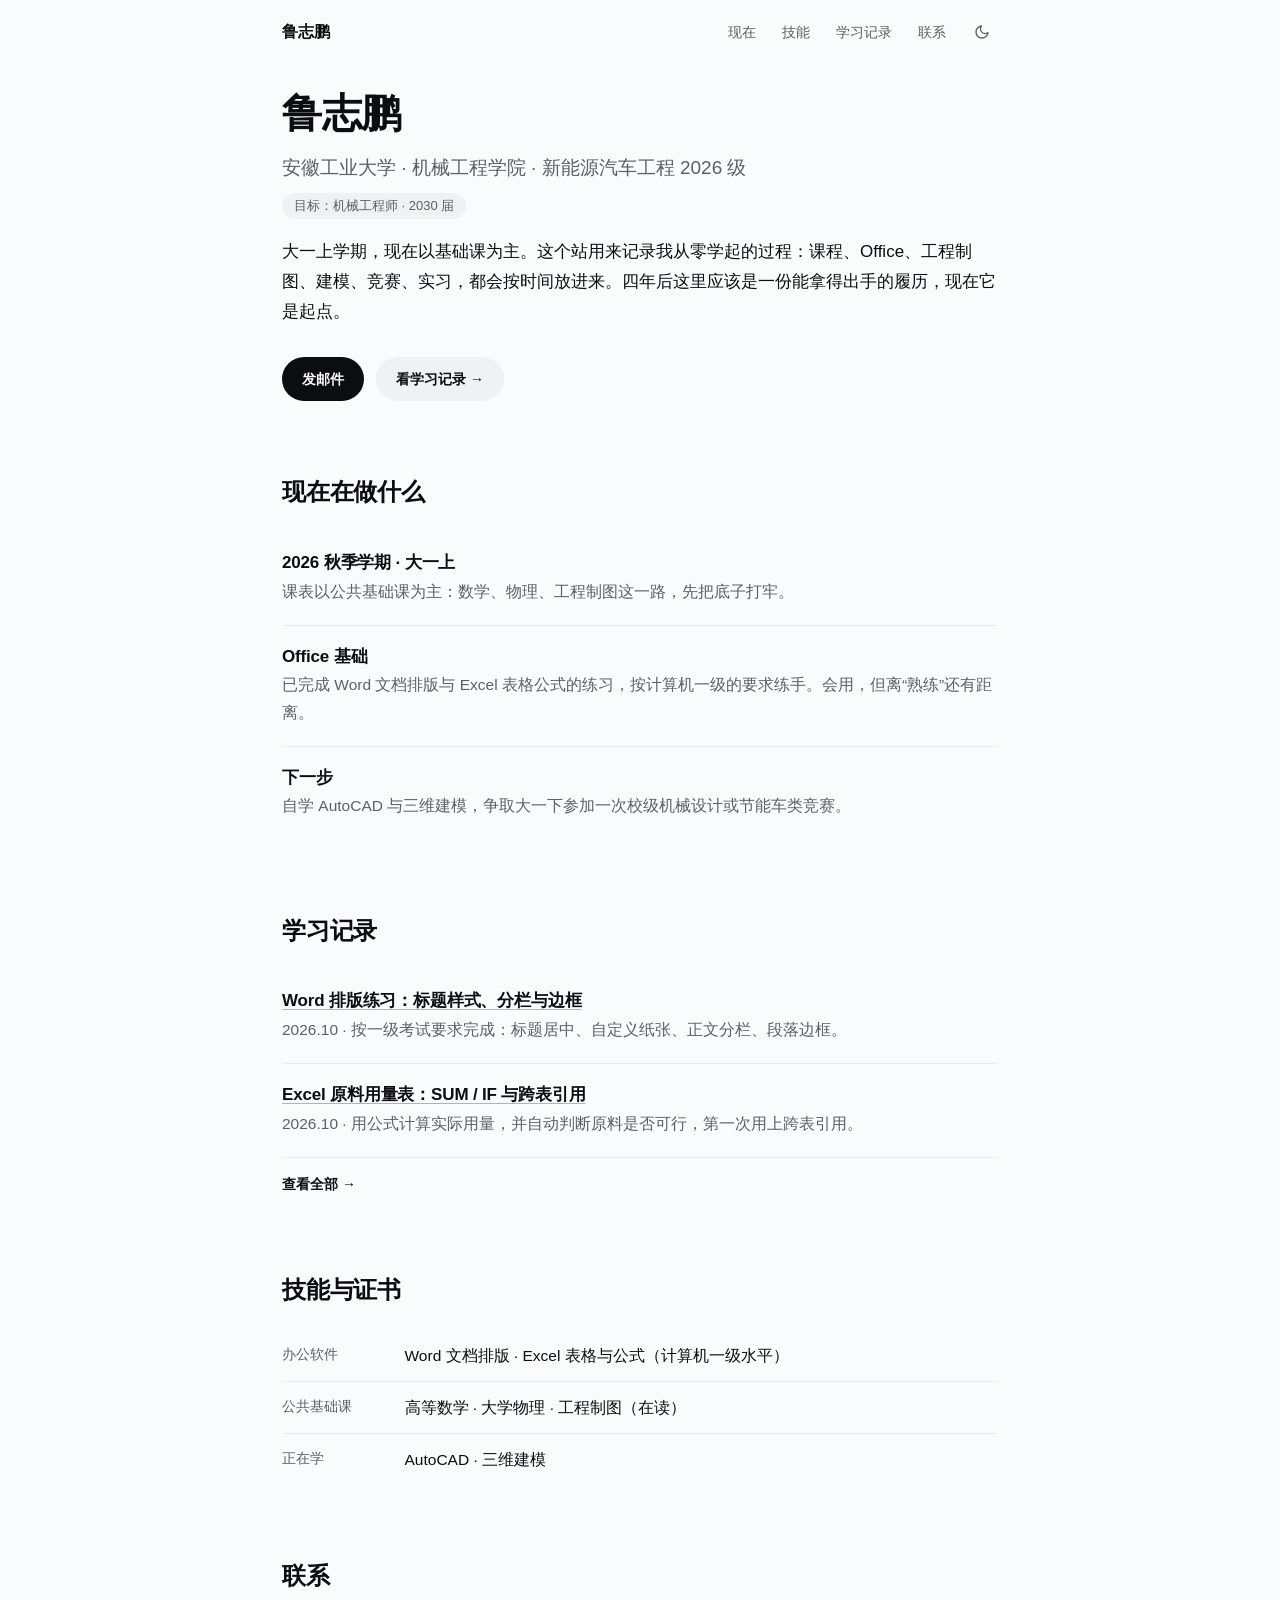
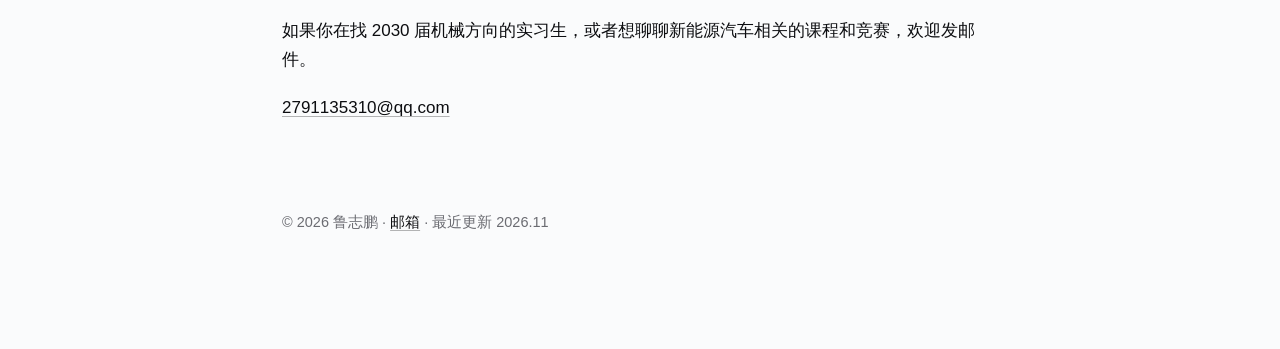
<file: index.html>
<!DOCTYPE html>
<html lang="zh-CN">
<head>
  <meta charset="UTF-8">
  <meta name="viewport" content="width=device-width, initial-scale=1.0">
  <meta name="description" content="鲁志鹏，安徽工业大学机械工程学院新能源汽车工程专业 2026 级学生，目标机械工程师（2030 届）。记录课程、Office、建模与竞赛的学习过程。">
  <meta property="og:title" content="鲁志鹏 · 新能源汽车工程 · 2026 级">
  <meta property="og:description" content="安徽工业大学机械工程学院在读，目标机械工程师。这里记录我从大一开始的学习与项目。">
  <meta property="og:type" content="profile">
  <meta property="og:image" content="og.png">
  <meta name="twitter:card" content="summary_large_image">
  <title>鲁志鹏 · 新能源汽车工程 2026 级 · 目标机械工程师</title>
  <link rel="icon" href="data:image/svg+xml,<svg xmlns='http://www.w3.org/2000/svg' viewBox='0 0 100 100'><rect width='100' height='100' rx='20' fill='%230c0d10'/><text x='50' y='72' font-size='52' text-anchor='middle' fill='%23fafbfc' font-family='PingFang SC'>鲁</text></svg>">
  <link rel="stylesheet" href="site.css">
  <script src="nav.js" data-root="." defer></script>
</head>
<body>
  <main class="site">

    <!-- ① Hero：三行内说清 你是谁 / 你能干嘛 / 怎么找你 -->
    <section id="hero">
      <h1>鲁志鹏</h1>
      <p class="role-line">安徽工业大学 · 机械工程学院 · 新能源汽车工程 2026 级</p>
      <p class="small"><span class="status">目标：机械工程师 · 2030 届</span></p>
      <p>大一上学期，现在以基础课为主。这个站用来记录我从零学起的过程：课程、Office、工程制图、建模、竞赛、实习，都会按时间放进来。四年后这里应该是一份能拿得出手的履历，现在它是起点。</p>

      <div class="contact-row">
        <a class="contact-btn contact-btn--dark" href="mailto:2791135310@qq.com">发邮件</a>
        <a class="contact-btn contact-btn--light" href="log/index.html">看学习记录 →</a>
      </div>
    </section>

    <!-- ② 现在在做什么 -->
    <section id="now">
      <h2>现在在做什么</h2>
      <div class="rowitem">
        <h3>2026 秋季学期 · 大一上</h3>
        <p>课表以公共基础课为主：数学、物理、工程制图这一路，先把底子打牢。</p>
      </div>
      <div class="rowitem">
        <h3>Office 基础</h3>
        <p>已完成 Word 文档排版与 Excel 表格公式的练习，按计算机一级的要求练手。会用，但离“熟练”还有距离。</p>
      </div>
      <div class="rowitem">
        <h3>下一步</h3>
        <p>自学 AutoCAD 与三维建模，争取大一下参加一次校级机械设计或节能车类竞赛。</p>
      </div>
    </section>

    <!-- ③ 学习记录：teaser 两条 + 更多 -->
    <section id="log">
      <h2>学习记录</h2>
      <div class="rowitem">
        <h3><a href="log/index.html">Word 排版练习：标题样式、分栏与边框</a></h3>
        <p>2026.10 · 按一级考试要求完成：标题居中、自定义纸张、正文分栏、段落边框。</p>
      </div>
      <div class="rowitem">
        <h3><a href="log/index.html">Excel 原料用量表：SUM / IF 与跨表引用</a></h3>
        <p>2026.10 · 用公式计算实际用量，并自动判断原料是否可行，第一次用上跨表引用。</p>
      </div>
      <a class="more-link" href="log/index.html">查看全部 →</a>
    </section>

    <!-- ④ 技能与证书 -->
    <section id="skills">
      <h2>技能与证书</h2>
      <div class="skillrow"><div class="cat">办公软件</div><div class="items">Word 文档排版 · Excel 表格与公式（计算机一级水平）</div></div>
      <div class="skillrow"><div class="cat">公共基础课</div><div class="items">高等数学 · 大学物理 · 工程制图（在读）</div></div>
      <div class="skillrow"><div class="cat">正在学</div><div class="items">AutoCAD · 三维建模</div></div>
    </section>

    <!-- ⑤ 联系 -->
    <section id="contact">
      <h2>联系</h2>
      <p>如果你在找 2030 届机械方向的实习生，或者想聊聊新能源汽车相关的课程和竞赛，欢迎发邮件。</p>
      <p><a href="mailto:2791135310@qq.com">2791135310@qq.com</a></p>
    </section>

    <footer class="site-footer">
      <p class="small">© <span id="year">2026</span> 鲁志鹏 · <a href="mailto:2791135310@qq.com">邮箱</a> · 最近更新 2026.11</p>
    </footer>

  </main>
  <script>document.getElementById('year').textContent = new Date().getFullYear();</script>
</body>
</html>
</file>
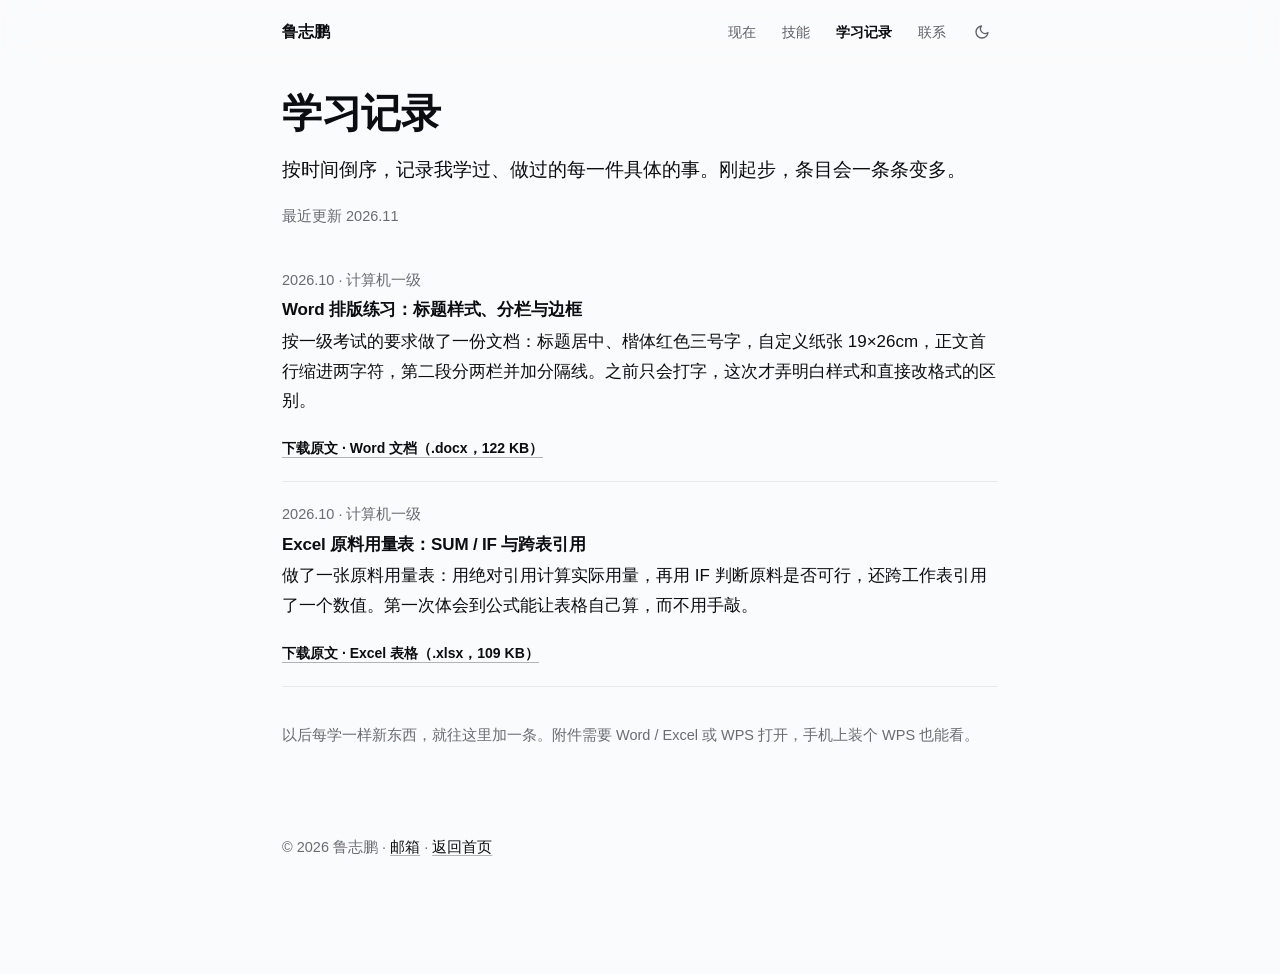
<file: log/index.html>
<!DOCTYPE html>
<html lang="zh-CN">
<head>
  <meta charset="UTF-8">
  <meta name="viewport" content="width=device-width, initial-scale=1.0">
  <meta name="description" content="鲁志鹏的学习记录：按时间记录课程练习、工具学习与项目进展，从 2026 年秋天开始。">
  <title>学习记录 · 鲁志鹏</title>
  <link rel="icon" href="data:image/svg+xml,<svg xmlns='http://www.w3.org/2000/svg' viewBox='0 0 100 100'><rect width='100' height='100' rx='20' fill='%230c0d10'/><text x='50' y='72' font-size='52' text-anchor='middle' fill='%23fafbfc' font-family='PingFang SC'>鲁</text></svg>">
  <link rel="stylesheet" href="../site.css">
  <script src="../nav.js" data-root=".." defer></script>
</head>
<body>
  <main class="site">

    <section id="log">
      <h1>学习记录</h1>
      <p class="intro">按时间倒序，记录我学过、做过的每一件具体的事。刚起步，条目会一条条变多。</p>
      <p class="small">最近更新 2026.11</p>

      <div class="reflect-item">
        <p class="small">2026.10 · 计算机一级</p>
        <h3>Word 排版练习：标题样式、分栏与边框</h3>
        <p>按一级考试的要求做了一份文档：标题居中、楷体红色三号字，自定义纸张 19×26cm，正文首行缩进两字符，第二段分两栏并加分隔线。之前只会打字，这次才弄明白样式和直接改格式的区别。</p>
        <p class="file"><a href="files/word-layout.docx" download>下载原文 · Word 文档（.docx，122 KB）</a></p>
      </div>

      <div class="reflect-item">
        <p class="small">2026.10 · 计算机一级</p>
        <h3>Excel 原料用量表：SUM / IF 与跨表引用</h3>
        <p>做了一张原料用量表：用绝对引用计算实际用量，再用 IF 判断原料是否可行，还跨工作表引用了一个数值。第一次体会到公式能让表格自己算，而不用手敲。</p>
        <p class="file"><a href="files/excel-formula.xlsx" download>下载原文 · Excel 表格（.xlsx，109 KB）</a></p>
      </div>

      <p class="small note">以后每学一样新东西，就往这里加一条。附件需要 Word / Excel 或 WPS 打开，手机上装个 WPS 也能看。</p>
    </section>

    <footer class="site-footer">
      <p class="small">© <span id="year">2026</span> 鲁志鹏 · <a href="mailto:2791135310@qq.com">邮箱</a> · <a href="../index.html">返回首页</a></p>
    </footer>

  </main>
  <script>document.getElementById('year').textContent = new Date().getFullYear();</script>
</body>
</html>
</file>
<file: site.css>
/* 个人网站基础样式 · 极简无衬线体系：黑白基调，靠留白分区，不用分隔线。改风格 = 只改下面的 :root 变量 */
:root {
  --bg: #fafbfc;
  --text: #0c0d10;
  --muted: #5e5f66;
  --light: #6b6c72;
  --fill: rgba(12, 13, 16, .04);
  --fill-strong: rgba(12, 13, 16, .07);
  --link: var(--text);
  --link-underline: rgba(12, 13, 16, .3);
  --link-underline-hover: var(--text);
  --code-bg: #f1f2f4;
  --invert-bg: #0c0d10;
  --invert-text: #fafbfc;
  --max: 760px;
  --sans: "Inter", ui-sans-serif, -apple-system, BlinkMacSystemFont, "PingFang SC", "Microsoft YaHei", sans-serif;
  color-scheme: light;
}
:root[data-theme="dark"] {
  --bg: #000;
  --text: #f2f2f3;
  --muted: #9a9a9e;
  --light: #85868c;
  --fill: rgba(255, 255, 255, .06);
  --fill-strong: rgba(255, 255, 255, .1);
  --link: var(--text);
  --link-underline: rgba(255, 255, 255, .32);
  --link-underline-hover: var(--text);
  --code-bg: #131315;
  --invert-bg: #f2f2f3;
  --invert-text: #0c0d10;
  color-scheme: dark;
}
* { box-sizing: border-box; }
html { scroll-behavior: smooth; scroll-padding-top: 88px; }
body {
  margin: 0; color: var(--text); background: var(--bg);
  font-family: var(--sans); font-size: 17px; line-height: 1.75;
  -webkit-font-smoothing: antialiased; text-rendering: optimizeLegibility;
  transition: background-color 180ms ease, color 180ms ease;
}
.site { max-width: var(--max); margin: 0 auto; padding: 88px 22px 96px; }

h1, h2, h3, h4 { margin: 0; line-height: 1.28; font-weight: 700; letter-spacing: -0.01em; }
h1 { margin-bottom: 14px; font-size: 40px; }
h2 { margin-top: 76px; margin-bottom: 24px; font-size: 24px; }
h3 { margin-top: 30px; margin-bottom: 8px; font-size: 17px; }
p { margin: 0 0 18px; }
ul, ol { margin: 0 0 22px 1.35em; padding: 0; }
li { margin: 8px 0; padding-left: 2px; }
a {
  color: var(--link); text-decoration-line: underline; text-decoration-thickness: 1px;
  text-underline-offset: 3px; text-decoration-color: var(--link-underline);
  transition: text-decoration-color 140ms ease;
}
a:hover { text-decoration-color: var(--link-underline-hover); }
.meta { color: var(--muted); }
.small { color: var(--light); font-size: 14.5px; }
.kicker { color: var(--light); font-size: 13px; font-weight: 600; letter-spacing: 2px; margin: 0 0 16px; }

/* 首屏角色行与状态标签 */
.role-line { font-size: 19px; line-height: 1.55; color: var(--muted); margin-bottom: 10px; }
.status {
  display: inline-block; padding: 2px 12px; border-radius: 999px;
  background: var(--fill); font-size: 13px; color: var(--muted);
}

/* 联系按钮（首页）：实心反色胶囊，不用描边 */
.contact-row { display: flex; gap: 12px; flex-wrap: wrap; align-items: center; margin: 30px 0 8px; }
.contact-btn {
  display: inline-flex; align-items: center; gap: 8px; padding: 10px 20px;
  border: none; border-radius: 999px;
  font-size: 14px; font-weight: 600; text-decoration: none; cursor: pointer;
  transition: opacity 160ms ease, background-color 160ms ease;
}
.contact-btn--dark { background: var(--invert-bg); color: var(--invert-text); }
.contact-btn--dark:hover { opacity: .82; color: var(--invert-text); }
.contact-btn--light { background: var(--fill); color: var(--text); }
.contact-btn--light:hover { background: var(--fill-strong); color: var(--text); }

/* 行式列表（项目 / 记录）：靠间距分区，不用分隔线 */
.rowitem { padding: 20px 0; border-bottom: 1px solid var(--fill-strong); }
.rowitem:last-child { border-bottom: none; }
.rowitem h3 { margin: 0 0 4px; display: flex; align-items: center; gap: 8px; }
.rowitem p { margin: 0; color: var(--muted); font-size: 15.5px; }
.more-link {
  display: inline-flex; align-items: center; gap: 3px; margin-top: 14px;
  font-size: 14px; font-weight: 600; color: var(--text); text-decoration: none;
  transition: gap 140ms ease;
}
.more-link:hover { gap: 7px; color: var(--text); }

/* 技能行 */
.skillrow {
  display: grid; grid-template-columns: 7em 1fr; gap: 14px;
  padding: 12px 0; border-bottom: 1px solid var(--fill-strong);
  font-size: 15.5px;
}
.skillrow:last-child { border-bottom: none; }
.skillrow .cat { color: var(--muted); font-size: 14px; }
.skillrow .items { color: var(--text); }
@media (max-width: 520px) {
  .skillrow { grid-template-columns: 1fr; gap: 2px; }
}

/* 学习记录条目 */
.reflect-item { padding: 20px 0; border-bottom: 1px solid var(--fill-strong); }
.reflect-item:last-child { border-bottom: none; }
.reflect-item .small { margin: 0 0 6px; }
.reflect-item h3 { margin: 0 0 6px; }
.reflect-item p:last-child { margin: 0; color: var(--muted); font-size: 15.5px; }
.reflect-item p.file { margin: 12px 0 0; }
.reflect-item .file a {
  font-size: 14px; font-weight: 600; color: var(--text); text-decoration: none;
  border-bottom: 1px solid var(--link-underline); padding-bottom: 1px;
}
.reflect-item .file a:hover { border-bottom-color: var(--link-underline-hover); }

footer.site-footer { margin-top: 88px; color: var(--light); font-size: 14px; line-height: 1.65; }
.intro { font-size: 19px; }
.values li { margin: 10px 0; }
.note { margin-top: 36px; }

@media (max-width: 640px) {
  body { font-size: 16.5px; }
  .site { padding: 76px 22px 80px; }
  h1 { font-size: 30px; }
  h2 { font-size: 21px; margin-top: 60px; }
}
</file>
